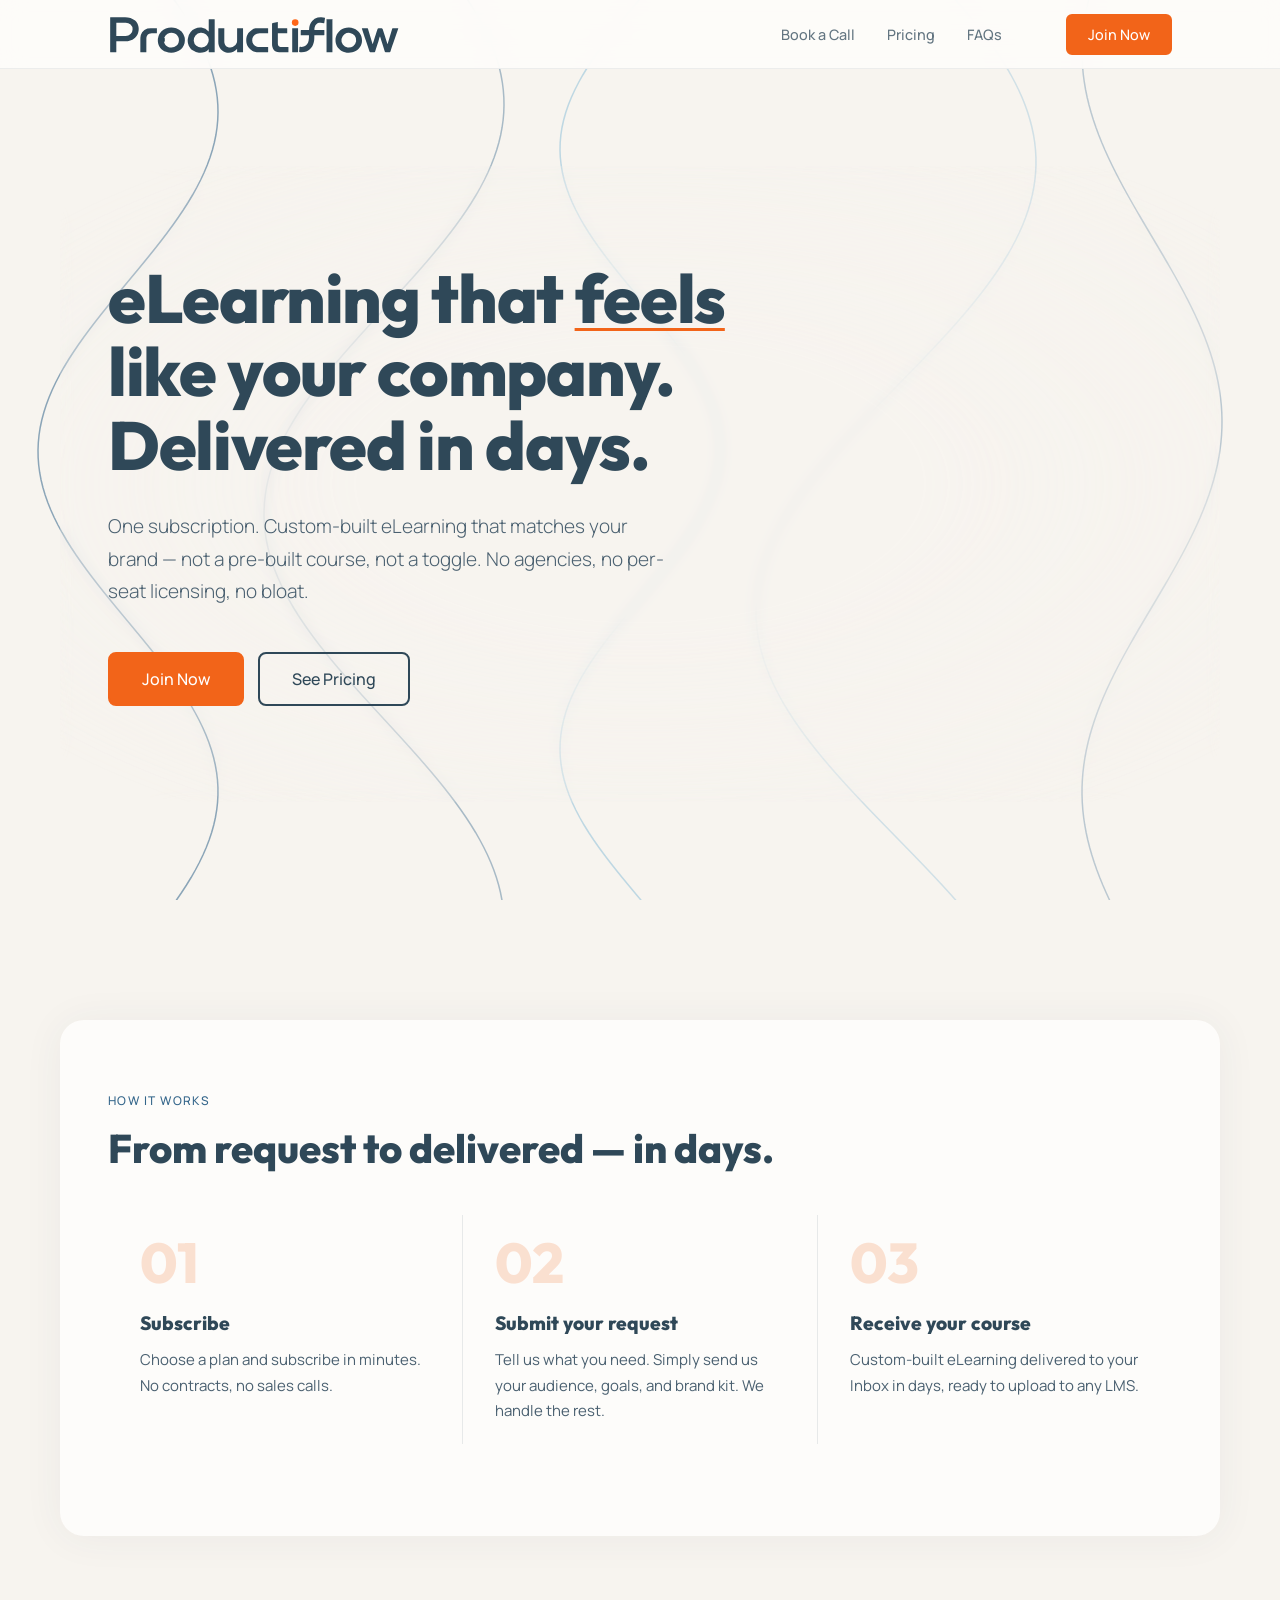
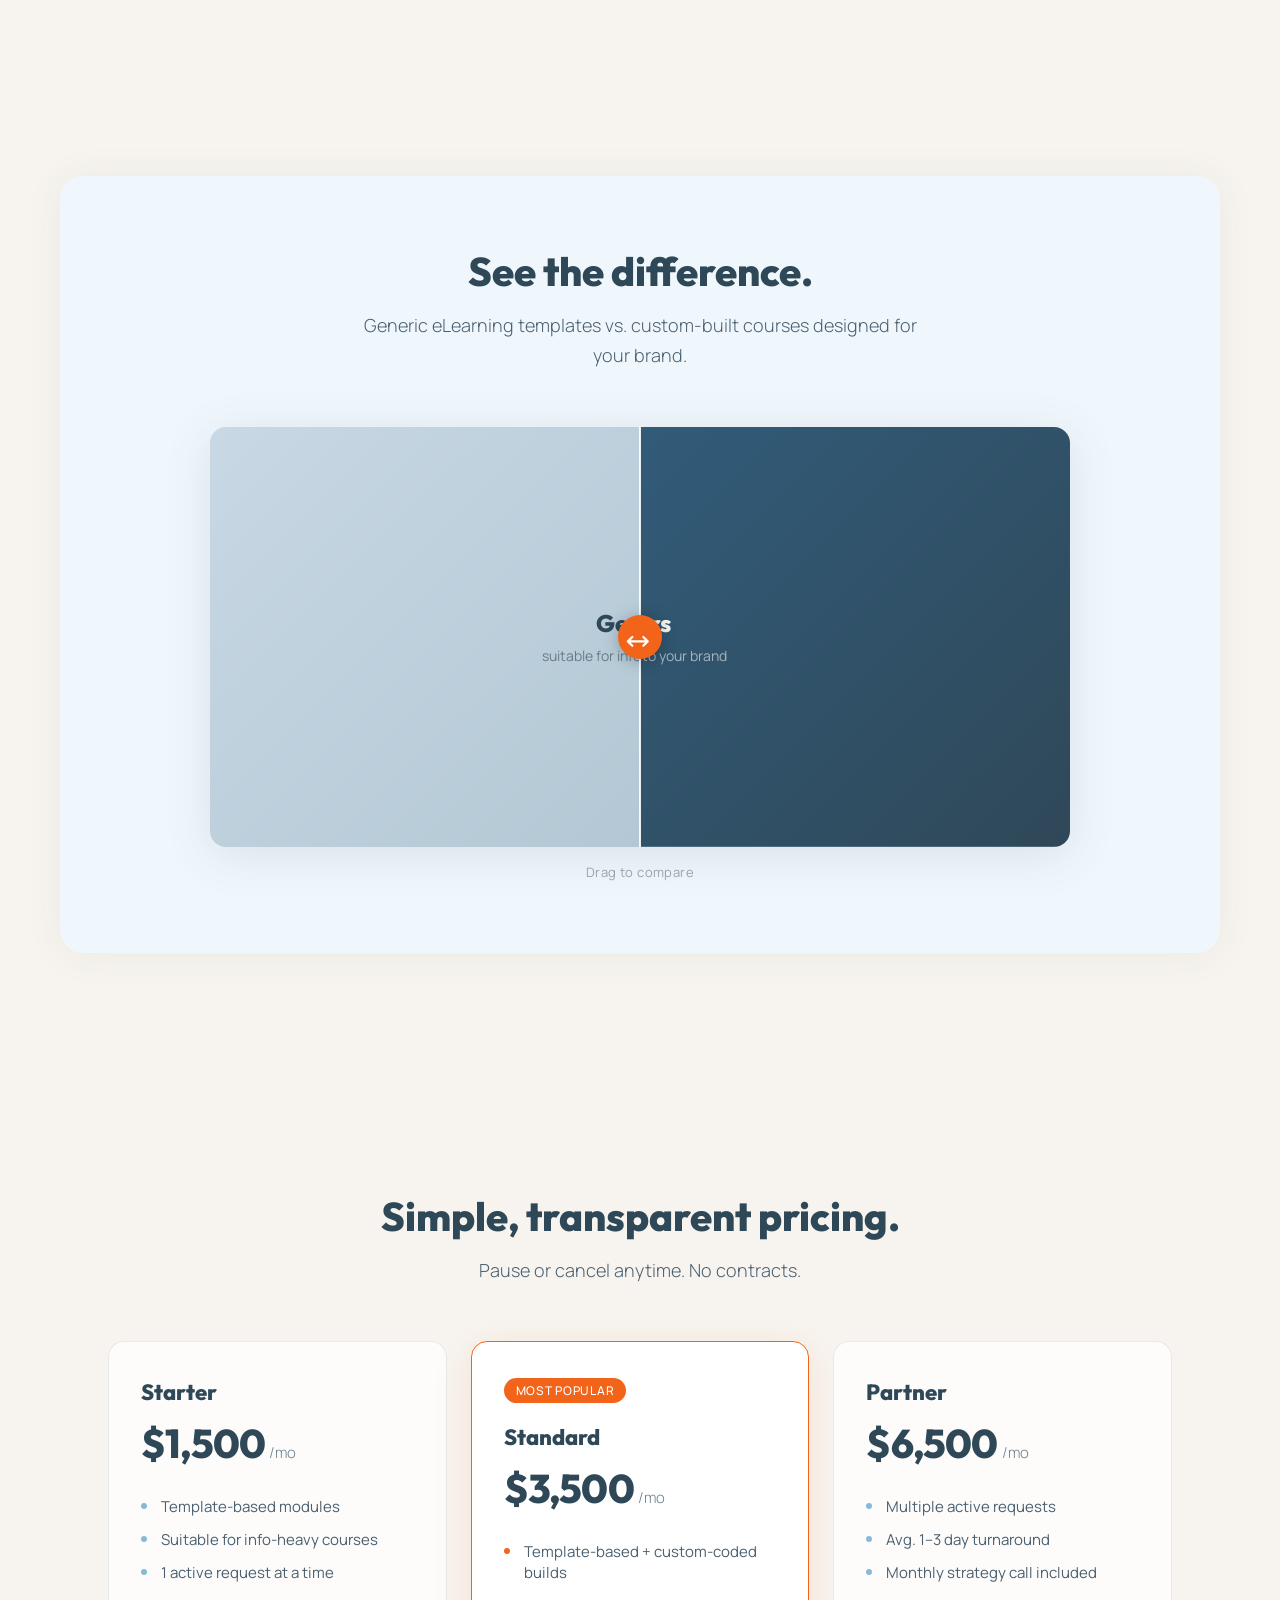
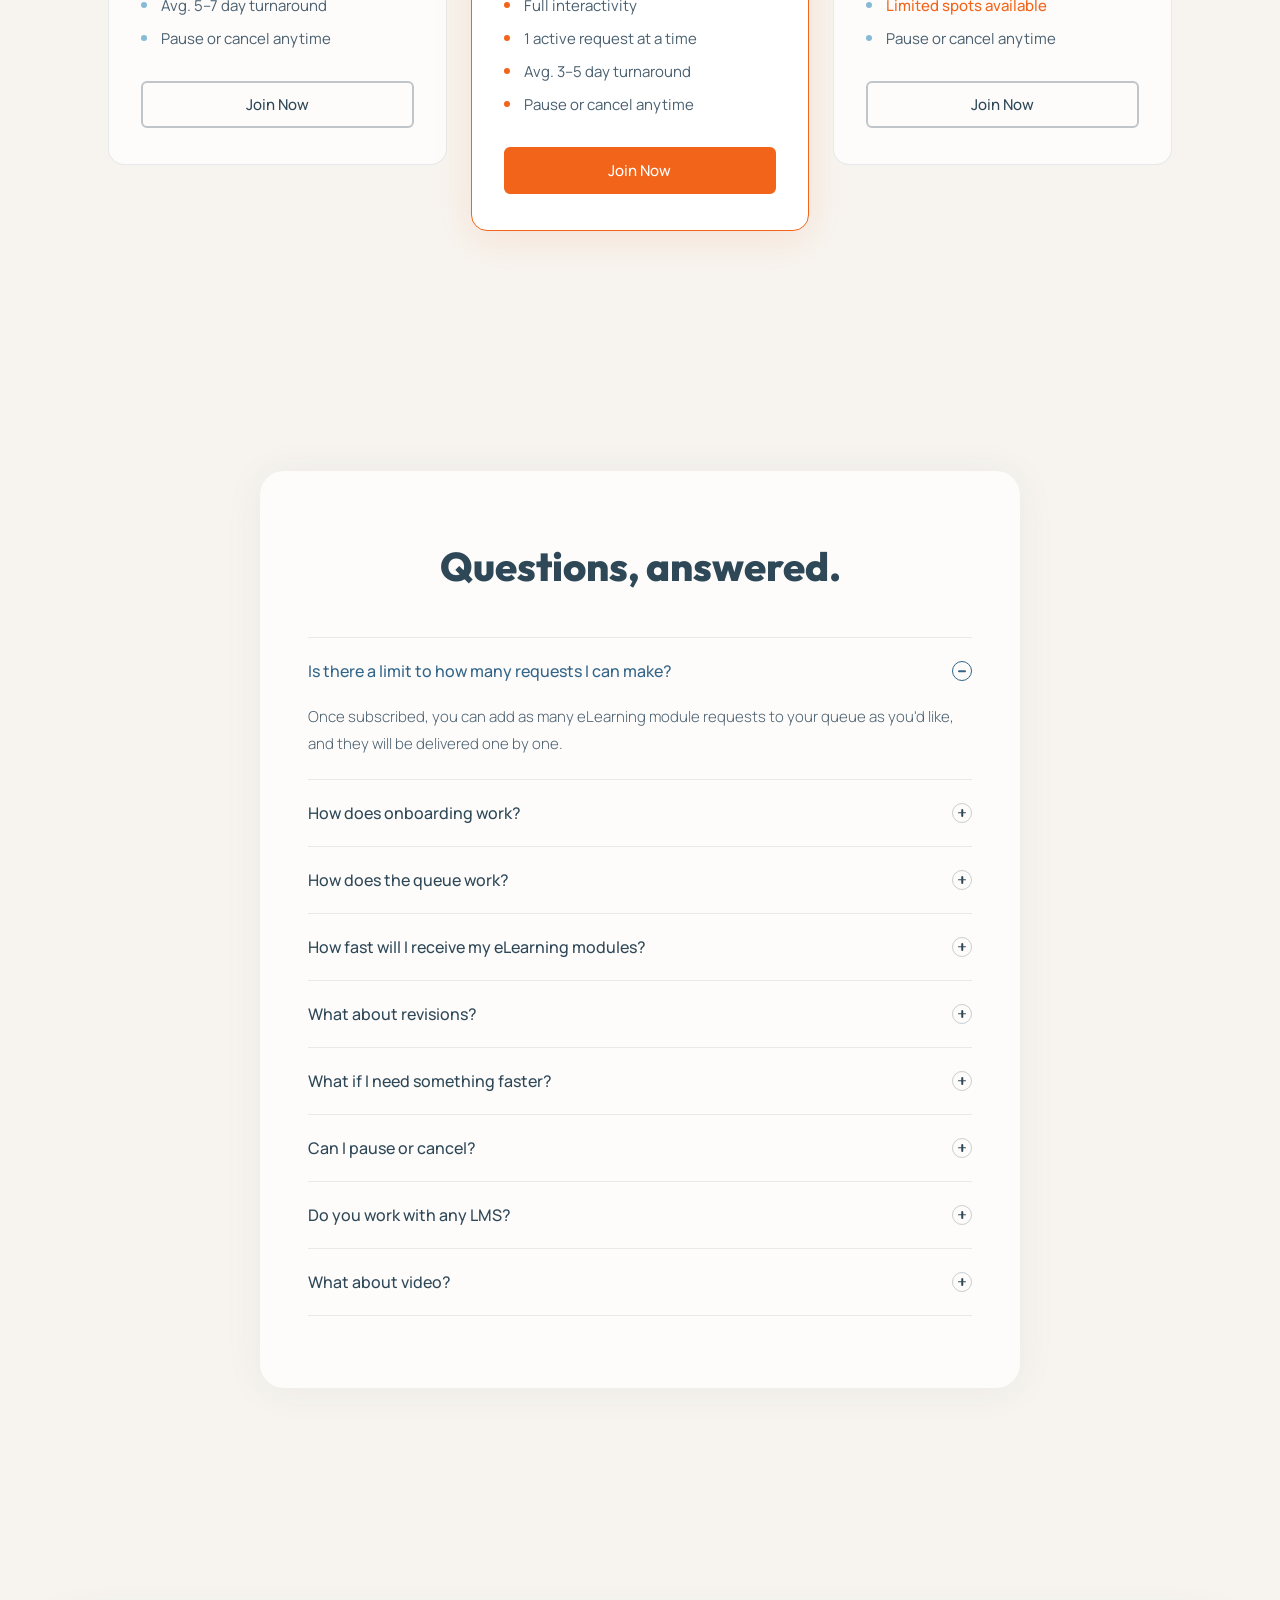
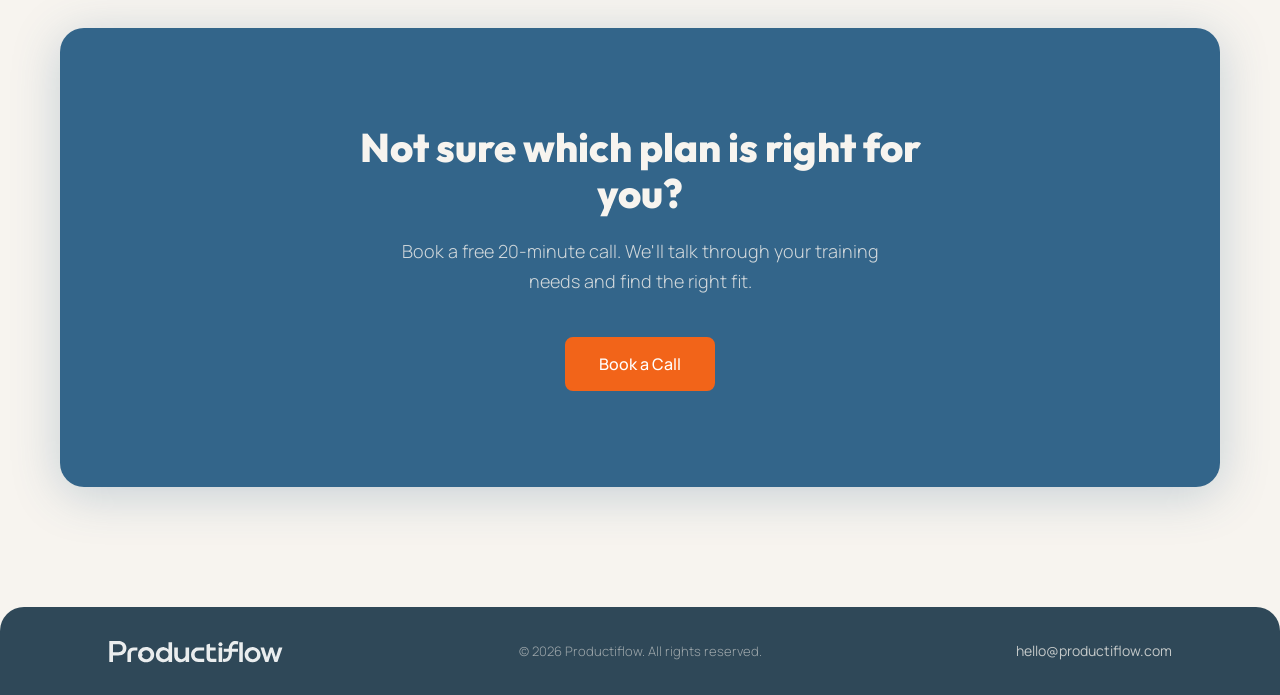
<file: index.html>
<!DOCTYPE html>
<html lang="en">
<head>
  <meta charset="UTF-8" />
  <meta name="viewport" content="width=device-width, initial-scale=1.0" />
  <title>Productiflow — Custom eLearning, Delivered Fast</title>
  <meta name="description" content="Productiflow is a subscription-based eLearning service. One request at a time, custom-built to match your brand, delivered in days." />

  <!-- Open Graph -->
  <meta property="og:title" content="Productiflow — Custom eLearning, Delivered Fast" />
  <meta property="og:description" content="Productiflow is a subscription-based eLearning service. One request at a time, custom-built to match your brand, delivered in days." />
  <meta property="og:type" content="website" />
  <meta property="og:url" content="https://productiflow.com" />
  <meta property="og:image" content="https://productiflow.com/og-image.png" />

  <!-- Favicon placeholder -->
  <link rel="icon" href="data:image/svg+xml,<svg xmlns='http://www.w3.org/2000/svg' viewBox='0 0 100 100'><rect width='100' height='100' rx='16' fill='%2333658A'/><text y='.9em' font-size='72' x='50%' text-anchor='middle' fill='%23F7F4EF' font-family='sans-serif' font-weight='bold'>P</text></svg>" />

  <!-- Google Fonts -->
  <link rel="preconnect" href="https://fonts.googleapis.com" />
  <link rel="preconnect" href="https://fonts.gstatic.com" crossorigin />
  <link href="https://fonts.googleapis.com/css2?family=Outfit:wght@700;800&family=Manrope:wght@300;400;500&display=swap" rel="stylesheet" />

  <link rel="stylesheet" href="styles.css?v=15" />
</head>
<body>

  <!-- ===================== WAVE BACKGROUND (global, fixed) ===================== -->
  <div class="wave-container" aria-hidden="true">
    <svg class="wave-svg" id="waves" xmlns="http://www.w3.org/2000/svg">
      <!-- Wave lines defined in JS -->
    </svg>
  </div>

  <!-- ===================== NAV ===================== -->
  <header class="nav-wrapper">
    <nav class="nav">
      <a href="#" class="nav-wordmark"><img src="logo.svg" alt="Productiflow" class="nav-logo" /></a>
      <div class="nav-links">
        <a href="#book-a-call" class="nav-link">Book a Call</a>
        <a href="#pricing" class="nav-link">Pricing</a>
        <a href="#faq" class="nav-link">FAQs</a>
      </div>
      <a href="#pricing" class="btn btn-orange">Join Now</a>
      <button class="nav-hamburger" aria-label="Open menu">
        <span></span><span></span><span></span>
      </button>
    </nav>
    <div class="nav-mobile-menu">
      <a href="#book-a-call" class="nav-link">Book a Call</a>
      <a href="#pricing" class="nav-link">Pricing</a>
      <a href="#faq" class="nav-link">FAQs</a>
      <a href="#pricing" class="btn btn-orange">Join Now</a>
    </div>
  </header>

  <!-- ===================== HERO ===================== -->
  <section class="hero" id="home">
    <div class="hero-content">
      <h1 class="hero-headline">
        eLearning that <em class="hero-emphasis">feels</em><br class="break-desktop" /> like your company.<br />
        Delivered in days.
      </h1>
      <p class="hero-sub">
        One subscription. Custom-built eLearning that matches your brand — not a pre-built course, not a toggle. No agencies, no per-seat licensing, no bloat.
      </p>
      <div class="hero-ctas">
        <a href="#pricing" class="btn btn-orange btn-lg">Join Now</a>
        <a href="#pricing" class="btn btn-outline btn-lg">See Pricing</a>
      </div>
    </div>
  </section>

  <!-- ===================== HOW IT WORKS ===================== -->
  <section class="how-it-works" id="how-it-works">
    <div class="container">
      <div class="section-label">How It Works</div>
      <h2 class="section-heading">From request to delivered — in days.</h2>
      <div class="steps">
        <div class="step">
          <div class="step-number">01</div>
          <h3 class="step-title">Subscribe</h3>
          <p class="step-body">Choose a plan and subscribe in minutes. No contracts, no sales calls.</p>
        </div>
        <div class="step-divider" aria-hidden="true"></div>
        <div class="step">
          <div class="step-number">02</div>
          <h3 class="step-title">Submit your request</h3>
          <p class="step-body">Tell us what you need. Simply send us your audience, goals, and brand kit. We handle the rest.</p>
        </div>
        <div class="step-divider" aria-hidden="true"></div>
        <div class="step">
          <div class="step-number">03</div>
          <h3 class="step-title">Receive your course</h3>
          <p class="step-body">Custom-built eLearning delivered to your Inbox in days, ready to upload to any LMS.</p>
        </div>
      </div>
    </div>
  </section>

  <!-- ===================== BEFORE/AFTER SLIDER ===================== -->
  <section class="slider-section" id="comparison">
    <div class="container">
      <h2 class="section-heading">See the difference.</h2>
      <p class="section-sub">Generic eLearning templates vs. custom-built courses designed for your brand.</p>
      <div class="comparison-slider" id="comparisonSlider">
        <div class="comparison-before">
          <div class="comparison-placeholder before-placeholder">
            <span class="comparison-label">Generic</span>
            <p class="comparison-desc">suitable for info-heavy courses</p>
          </div>
        </div>
        <div class="comparison-after">
          <div class="comparison-placeholder after-placeholder">
            <span class="comparison-label">Yours</span>
            <p class="comparison-desc">Custom-built to your brand</p>
          </div>
        </div>
        <div class="comparison-handle" id="comparisonHandle">
          <div class="handle-line"></div>
          <div class="handle-icon">
            <svg viewBox="0 0 40 40" fill="none" xmlns="http://www.w3.org/2000/svg">
              <circle cx="20" cy="20" r="20" fill="#F26419"/>
              <path d="M13 20l-4 4m0 0l4 4m-4-4h18m0 0l-4-4m4 4l-4 4" stroke="white" stroke-width="2" stroke-linecap="round" stroke-linejoin="round"/>
            </svg>
          </div>
        </div>
      </div>
      <p class="drag-hint">Drag to compare</p>
    </div>
  </section>

  <!-- ===================== PRICING ===================== -->
  <section class="pricing-section" id="pricing">
    <div class="container">
      <h2 class="section-heading">Simple, transparent pricing.</h2>
      <p class="section-sub">Pause or cancel anytime. No contracts.</p>
      <div class="pricing-cards">

        <!-- Starter -->
        <div class="pricing-card">
          <div class="plan-name">Starter</div>
          <div class="plan-price">
            <span class="price-amount">$1,500</span>
            <span class="price-period">/mo</span>
          </div>
          <ul class="plan-features">
            <li>Template-based modules</li>
            <li>Suitable for info-heavy courses</li>
            <li>1 active request at a time</li>
            <li>Avg. 5–7 day turnaround</li>
            <li>Pause or cancel anytime</li>
          </ul>
          <a href="https://buy.stripe.com/28EaEW2AcdOJcLC7ancwg00" class="btn btn-outline btn-full">Join Now</a>
        </div>

        <!-- Standard (elevated) -->
        <div class="pricing-card pricing-card--featured">
          <div class="plan-popular">Most Popular</div>
          <div class="plan-name">Standard</div>
          <div class="plan-price">
            <span class="price-amount">$3,500</span>
            <span class="price-period">/mo</span>
          </div>
          <ul class="plan-features">
            <li>Template-based + custom-coded builds</li>
            <li>Full interactivity</li>
            <li>1 active request at a time</li>
            <li>Avg. 3–5 day turnaround</li>
            <li>Pause or cancel anytime</li>
          </ul>
          <a href="https://buy.stripe.com/cNi5kC7Uw9yt9zqdyLcwg01" class="btn btn-orange btn-full">Join Now</a>
        </div>

        <!-- Partner -->
        <div class="pricing-card">
          <div class="plan-name">Partner</div>
          <div class="plan-price">
            <span class="price-amount">$6,500</span>
            <span class="price-period">/mo</span>
          </div>
          <ul class="plan-features">
            <li>Multiple active requests</li>
            <li>Avg. 1–3 day turnaround</li>
            <li>Monthly strategy call included</li>
            <li class="feature-limited">Limited spots available</li>
            <li>Pause or cancel anytime</li>
          </ul>
          <a href="https://buy.stripe.com/9B6cN43EgdOJ26Yamzcwg02" class="btn btn-outline btn-full">Join Now</a>
        </div>

      </div>
    </div>
  </section>

  <!-- ===================== FAQ ===================== -->
  <section class="faq-section" id="faq">
    <div class="container container--narrow">
      <h2 class="section-heading">Questions, answered.</h2>
      <div class="faq-list">

        <div class="faq-item faq-item--open">
          <button class="faq-question" aria-expanded="true">
            Is there a limit to how many requests I can make?
            <span class="faq-icon" aria-hidden="true"></span>
          </button>
          <div class="faq-answer">
            <p>Once subscribed, you can add as many eLearning module requests to your queue as you'd like, and they will be delivered one by one.</p>
          </div>
        </div>

        <div class="faq-item">
          <button class="faq-question" aria-expanded="false">
            How does onboarding work?
            <span class="faq-icon" aria-hidden="true"></span>
          </button>
          <div class="faq-answer">
            <p>Once subscribed, you will receive an intake form where we collect your brand information and a link to submit projects to your queue.</p>
          </div>
        </div>

        <div class="faq-item">
          <button class="faq-question" aria-expanded="false">
            How does the queue work?
            <span class="faq-icon" aria-hidden="true"></span>
          </button>
          <div class="faq-answer">
            <p>You submit a request, it enters the queue, and we begin work immediately. We work through one request at a time, rotating across active clients to ensure fair turnaround for everyone. Once your eLearning module is delivered, we'll cycle back to your next queued request.</p>
          </div>
        </div>

        <div class="faq-item">
          <button class="faq-question" aria-expanded="false">
            How fast will I receive my eLearning modules?
            <span class="faq-icon" aria-hidden="true"></span>
          </button>
          <div class="faq-answer">
            <p>Depending on which subscription package you choose, most requests take less than 5 business days, start to finish. More complex custom-coded courses may take longer.</p>
          </div>
        </div>

        <div class="faq-item">
          <button class="faq-question" aria-expanded="false">
            What about revisions?
            <span class="faq-icon" aria-hidden="true"></span>
          </button>
          <div class="faq-answer">
            <p>Revision requests are prioritized over new work and addressed in the next available production window after your feedback is received. We'll continue to revise until you're 100% satisfied.</p>
          </div>
        </div>

        <div class="faq-item">
          <button class="faq-question" aria-expanded="false">
            What if I need something faster?
            <span class="faq-icon" aria-hidden="true"></span>
          </button>
          <div class="faq-answer">
            <p>Upgrade to the Partner tier for priority 1–3 day turnaround and multiple simultaneous active requests.</p>
          </div>
        </div>

        <div class="faq-item">
          <button class="faq-question" aria-expanded="false">
            Can I pause or cancel?
            <span class="faq-icon" aria-hidden="true"></span>
          </button>
          <div class="faq-answer">
            <p>Yes. Anytime, for any reason, with no penalty. Manage everything through your Stripe billing portal.</p>
          </div>
        </div>

        <div class="faq-item">
          <button class="faq-question" aria-expanded="false">
            Do you work with any LMS?
            <span class="faq-icon" aria-hidden="true"></span>
          </button>
          <div class="faq-answer">
            <p>Yes. We deliver SCORM packages compatible with any major LMS — Workday, Cornerstone, Docebo, TalentLMS, and more.</p>
          </div>
        </div>

        <div class="faq-item">
          <button class="faq-question" aria-expanded="false">
            What about video?
            <span class="faq-icon" aria-hidden="true"></span>
          </button>
          <div class="faq-answer">
            <p>Video is outside standard scope unless it can be efficiently produced with AI tools. Ask us about your specific project.</p>
          </div>
        </div>

      </div>
    </div>
  </section>

  <!-- ===================== BOOK A CALL ===================== -->
  <section class="book-section" id="book-a-call">
    <div class="container text-center">
      <h2 class="book-heading">Not sure which plan is right for you?</h2>
      <p class="book-sub">Book a free 20-minute call. We'll talk through your training needs and find the right fit.</p>
      <a href="https://calendar.app.google/dEnu5rEbyfc78Dqv7" target="_blank" rel="noopener" class="btn btn-orange btn-lg">Book a Call</a>
    </div>
  </section>

  <!-- ===================== FOOTER ===================== -->
  <footer class="footer">
    <div class="footer-inner">
      <div class="footer-wordmark"><img src="logo.svg" alt="Productiflow" class="footer-logo" /></div>
      <div class="footer-copy">&copy; 2026 Productiflow. All rights reserved.</div>
      <div class="footer-contact"><a href="mailto:hello@productiflow.com">hello@productiflow.com</a></div>
    </div>
  </footer>

  <script src="script.js?v=5"></script>
</body>
</html>
</file>
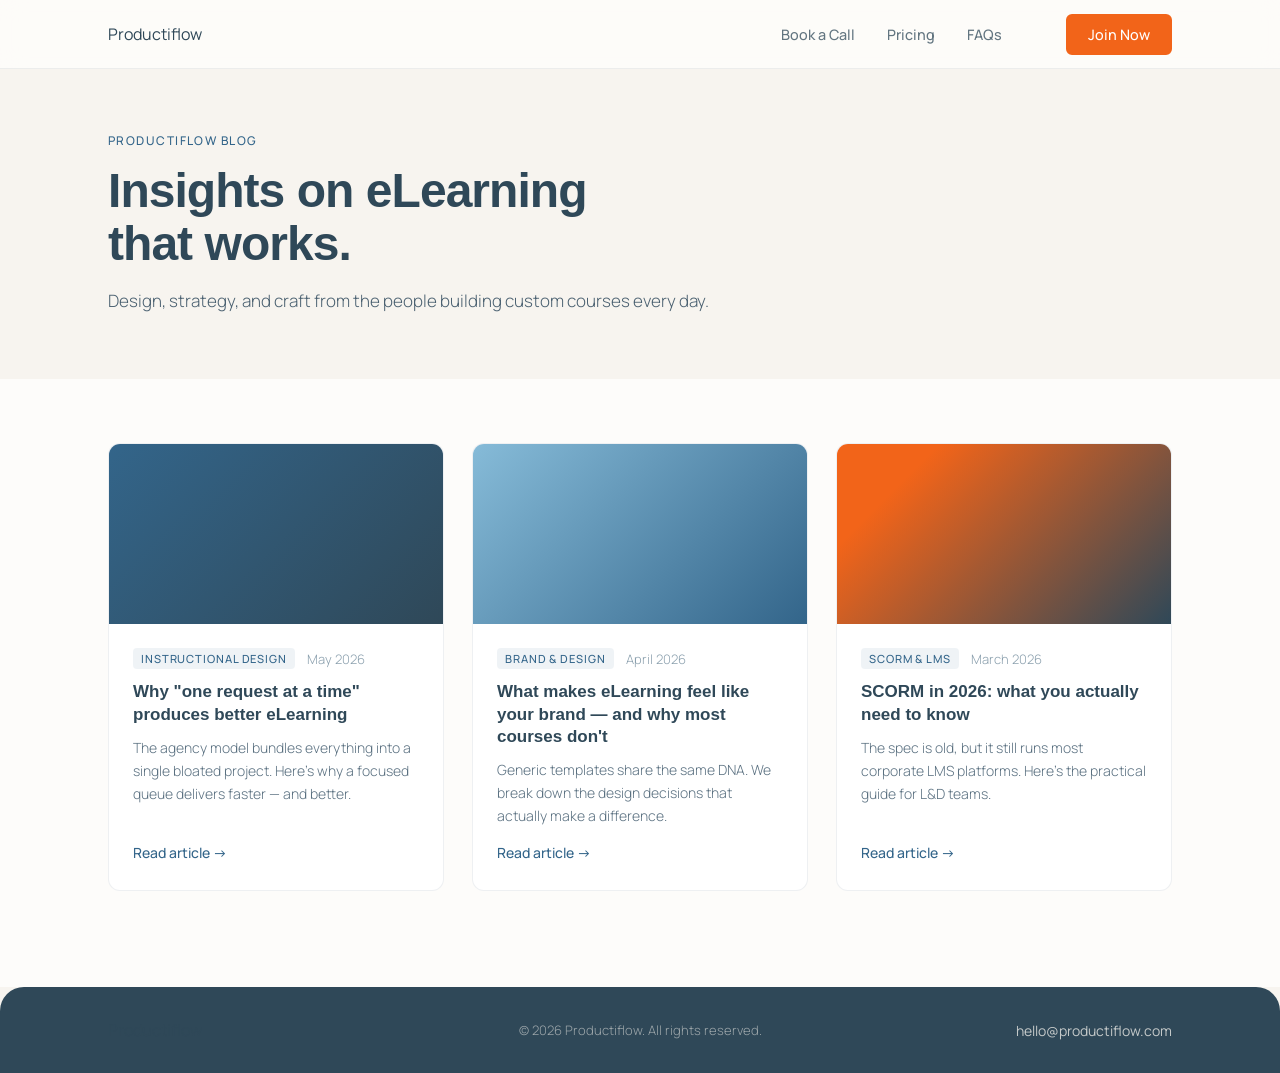
<file: blog/index.html>
<!DOCTYPE html>
<html lang="en">
<head>
  <meta charset="UTF-8" />
  <meta name="viewport" content="width=device-width, initial-scale=1.0" />
  <title>Blog — Productiflow</title>
  <meta name="description" content="Insights on eLearning design, instructional strategy, and custom course development from the Productiflow team." />

  <link rel="icon" href="data:image/svg+xml,<svg xmlns='http://www.w3.org/2000/svg' viewBox='0 0 100 100'><rect width='100' height='100' rx='16' fill='%2333658A'/><text y='.9em' font-size='72' x='50%' text-anchor='middle' fill='%23F7F4EF' font-family='sans-serif' font-weight='bold'>P</text></svg>" />
  <link rel="preconnect" href="https://fonts.googleapis.com" />
  <link rel="preconnect" href="https://fonts.gstatic.com" crossorigin />
  <link href="https://fonts.googleapis.com/css2?family=Syne:wght@700;800&family=Manrope:wght@300;400;500&display=swap" rel="stylesheet" />
  <link rel="stylesheet" href="../styles.css" />
  <link rel="stylesheet" href="blog.css" />
</head>
<body>

  <!-- NAV -->
  <header class="nav-wrapper">
    <nav class="nav">
      <a href="../index.html" class="nav-wordmark">Productiflow</a>
      <div class="nav-links">
        <a href="../index.html#book-a-call" class="nav-link">Book a Call</a>
        <a href="../index.html#pricing" class="nav-link">Pricing</a>
        <a href="../index.html#faq" class="nav-link">FAQs</a>
      </div>
      <a href="#stripe" class="btn btn-orange">Join Now</a>
      <button class="nav-hamburger" aria-label="Open menu">
        <span></span><span></span><span></span>
      </button>
    </nav>
    <div class="nav-mobile-menu">
      <a href="../index.html#book-a-call" class="nav-link">Book a Call</a>
      <a href="../index.html#pricing" class="nav-link">Pricing</a>
      <a href="../index.html#faq" class="nav-link">FAQs</a>
      <a href="#stripe" class="btn btn-orange">Join Now</a>
    </div>
  </header>

  <!-- BLOG HERO -->
  <section class="blog-hero">
    <div class="container">
      <div class="section-label">Productiflow Blog</div>
      <h1 class="blog-hero-heading">Insights on eLearning that works.</h1>
      <p class="blog-hero-sub">Design, strategy, and craft from the people building custom courses every day.</p>
    </div>
  </section>

  <!-- BLOG GRID -->
  <section class="blog-grid-section">
    <div class="container">
      <div class="blog-grid">

        <!-- Sample post card 1 -->
        <article class="blog-card">
          <a href="post.html" class="blog-card-link">
            <div class="blog-card-image blog-card-image--1"></div>
            <div class="blog-card-body">
              <div class="blog-card-meta">
                <span class="blog-tag">Instructional Design</span>
                <span class="blog-date">May 2026</span>
              </div>
              <h2 class="blog-card-title">Why "one request at a time" produces better eLearning</h2>
              <p class="blog-card-excerpt">The agency model bundles everything into a single bloated project. Here's why a focused queue delivers faster — and better.</p>
              <span class="blog-read-more">Read article →</span>
            </div>
          </a>
        </article>

        <!-- Sample post card 2 -->
        <article class="blog-card">
          <a href="post.html" class="blog-card-link">
            <div class="blog-card-image blog-card-image--2"></div>
            <div class="blog-card-body">
              <div class="blog-card-meta">
                <span class="blog-tag">Brand &amp; Design</span>
                <span class="blog-date">April 2026</span>
              </div>
              <h2 class="blog-card-title">What makes eLearning feel like your brand — and why most courses don't</h2>
              <p class="blog-card-excerpt">Generic templates share the same DNA. We break down the design decisions that actually make a difference.</p>
              <span class="blog-read-more">Read article →</span>
            </div>
          </a>
        </article>

        <!-- Sample post card 3 -->
        <article class="blog-card">
          <a href="post.html" class="blog-card-link">
            <div class="blog-card-image blog-card-image--3"></div>
            <div class="blog-card-body">
              <div class="blog-card-meta">
                <span class="blog-tag">SCORM &amp; LMS</span>
                <span class="blog-date">March 2026</span>
              </div>
              <h2 class="blog-card-title">SCORM in 2026: what you actually need to know</h2>
              <p class="blog-card-excerpt">The spec is old, but it still runs most corporate LMS platforms. Here's the practical guide for L&D teams.</p>
              <span class="blog-read-more">Read article →</span>
            </div>
          </a>
        </article>

      </div>
    </div>
  </section>

  <!-- FOOTER -->
  <footer class="footer">
    <div class="footer-inner">
      <div class="footer-wordmark">Productiflow</div>
      <div class="footer-copy">&copy; 2026 Productiflow. All rights reserved.</div>
      <div class="footer-contact"><a href="mailto:hello@productiflow.com">hello@productiflow.com</a></div>
    </div>
  </footer>

  <script>
    // Minimal nav scroll for blog pages
    const nav = document.querySelector('.nav-wrapper');
    window.addEventListener('scroll', () => nav.classList.toggle('scrolled', window.scrollY > 20), { passive: true });
    document.querySelector('.nav-hamburger').addEventListener('click', () => nav.classList.toggle('menu-open'));
  </script>
</body>
</html>
</file>
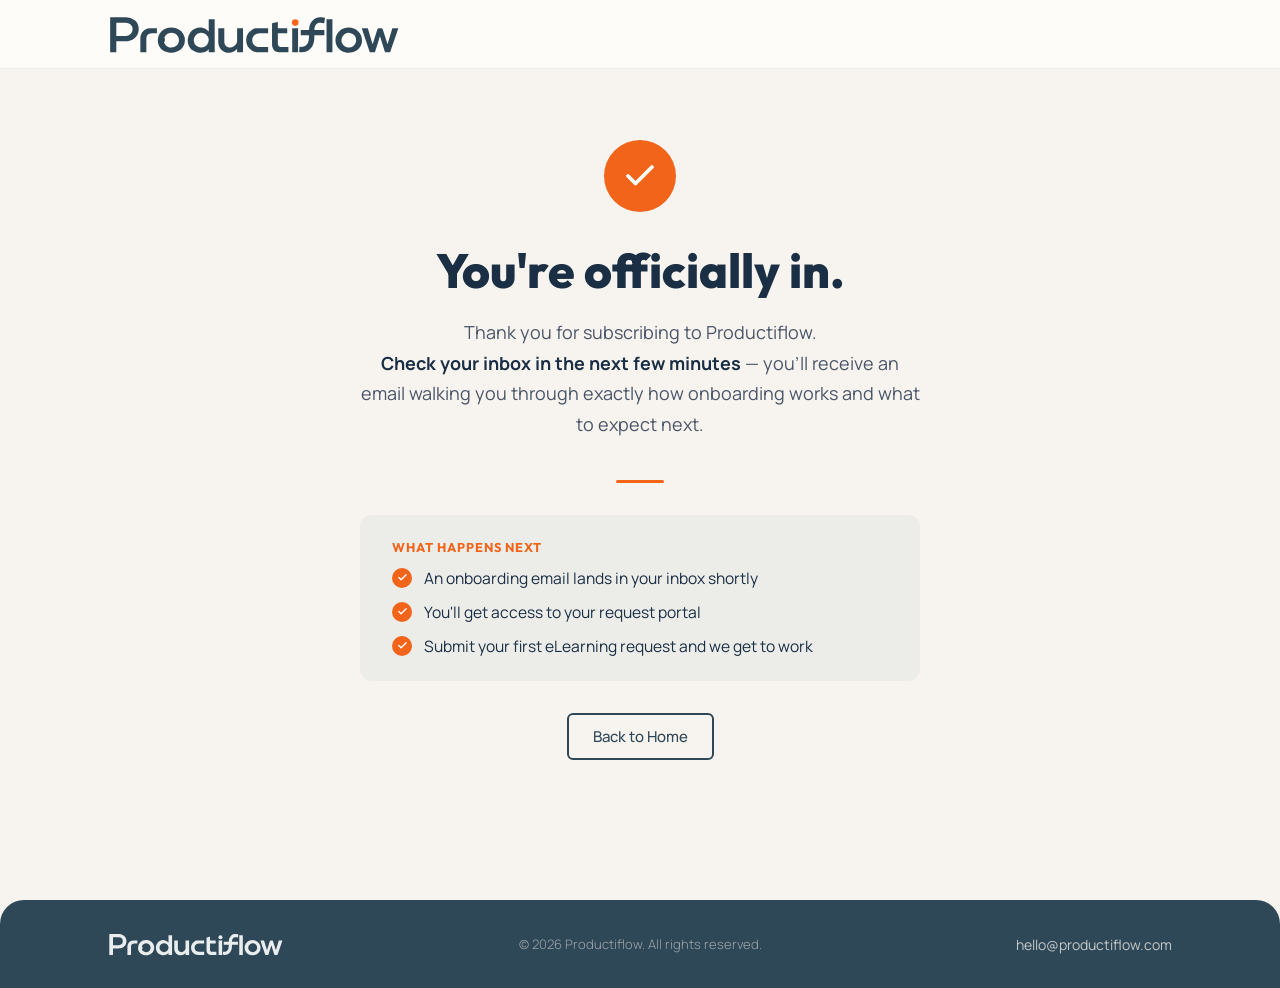
<file: thank-you.html>
<!DOCTYPE html>
<html lang="en">
<head>
  <meta charset="UTF-8" />
  <meta name="viewport" content="width=device-width, initial-scale=1.0" />
  <title>You're In — Productiflow</title>
  <meta name="robots" content="noindex" />

  <link rel="icon" href="data:image/svg+xml,<svg xmlns='http://www.w3.org/2000/svg' viewBox='0 0 100 100'><rect width='100' height='100' rx='16' fill='%2333658A'/><text y='.9em' font-size='72' x='50%' text-anchor='middle' fill='%23F7F4EF' font-family='sans-serif' font-weight='bold'>P</text></svg>" />

  <link rel="preconnect" href="https://fonts.googleapis.com" />
  <link rel="preconnect" href="https://fonts.gstatic.com" crossorigin />
  <link href="https://fonts.googleapis.com/css2?family=Outfit:wght@700;800&family=Manrope:wght@300;400;500&display=swap" rel="stylesheet" />

  <link rel="stylesheet" href="styles.css?v=15" />

  <style>
    .thankyou-section {
      min-height: 100vh;
      display: flex;
      align-items: center;
      justify-content: center;
      padding: 6rem 1.5rem;
      text-align: center;
    }

    .thankyou-card {
      max-width: 560px;
      width: 100%;
    }

    .thankyou-icon {
      width: 72px;
      height: 72px;
      background: var(--color-orange, #F26419);
      border-radius: 50%;
      display: flex;
      align-items: center;
      justify-content: center;
      margin: 0 auto 2rem;
    }

    .thankyou-icon svg {
      width: 36px;
      height: 36px;
      stroke: #fff;
      stroke-width: 2.5;
      fill: none;
      stroke-linecap: round;
      stroke-linejoin: round;
    }

    .thankyou-heading {
      font-family: 'Outfit', sans-serif;
      font-size: clamp(2rem, 5vw, 3rem);
      font-weight: 800;
      line-height: 1.1;
      margin-bottom: 1.25rem;
      color: var(--color-navy, #1a2e44);
    }

    .thankyou-body {
      font-family: 'Manrope', sans-serif;
      font-size: 1.125rem;
      line-height: 1.7;
      color: var(--color-text-muted, #4a5568);
      margin-bottom: 2.5rem;
    }

    .thankyou-body strong {
      color: var(--color-navy, #1a2e44);
    }

    .thankyou-divider {
      width: 48px;
      height: 3px;
      background: var(--color-orange, #F26419);
      border-radius: 2px;
      margin: 0 auto 2rem;
    }

    .thankyou-next {
      background: rgba(51, 101, 138, 0.06);
      border-radius: 12px;
      padding: 1.5rem 2rem;
      text-align: left;
    }

    .thankyou-next-label {
      font-family: 'Outfit', sans-serif;
      font-size: 0.8rem;
      font-weight: 700;
      letter-spacing: 0.08em;
      text-transform: uppercase;
      color: var(--color-orange, #F26419);
      margin-bottom: 0.75rem;
    }

    .thankyou-steps {
      list-style: none;
      padding: 0;
      margin: 0;
      display: flex;
      flex-direction: column;
      gap: 0.75rem;
    }

    .thankyou-steps li {
      font-family: 'Manrope', sans-serif;
      font-size: 0.975rem;
      color: var(--color-navy, #1a2e44);
      display: flex;
      align-items: flex-start;
      gap: 0.75rem;
    }

    .thankyou-steps li::before {
      content: '';
      width: 20px;
      height: 20px;
      min-width: 20px;
      border-radius: 50%;
      background: var(--color-orange, #F26419);
      display: inline-flex;
      align-items: center;
      justify-content: center;
      margin-top: 1px;
      background-image: url("data:image/svg+xml,%3Csvg xmlns='http://www.w3.org/2000/svg' width='12' height='12' viewBox='0 0 24 24' fill='none' stroke='white' stroke-width='3' stroke-linecap='round' stroke-linejoin='round'%3E%3Cpolyline points='20 6 9 17 4 12'/%3E%3C/svg%3E");
      background-repeat: no-repeat;
      background-position: center;
      background-size: 11px;
    }

    .thankyou-home {
      margin-top: 2rem;
    }
  </style>
</head>
<body>

  <div class="wave-container" aria-hidden="true">
    <svg class="wave-svg" id="waves" xmlns="http://www.w3.org/2000/svg"></svg>
  </div>

  <header class="nav-wrapper">
    <nav class="nav">
      <a href="/" class="nav-wordmark"><img src="logo.svg" alt="Productiflow" class="nav-logo" /></a>
    </nav>
  </header>

  <section class="thankyou-section">
    <div class="thankyou-card">

      <div class="thankyou-icon">
        <svg viewBox="0 0 24 24"><polyline points="20 6 9 17 4 12"></polyline></svg>
      </div>

      <h1 class="thankyou-heading">You're officially in.</h1>
      <p class="thankyou-body">
        Thank you for subscribing to Productiflow.<br />
        <strong>Check your inbox in the next few minutes</strong> — you'll receive an email walking you through exactly how onboarding works and what to expect next.
      </p>

      <div class="thankyou-divider"></div>

      <div class="thankyou-next">
        <div class="thankyou-next-label">What happens next</div>
        <ul class="thankyou-steps">
          <li>An onboarding email lands in your inbox shortly</li>
          <li>You'll get access to your request portal</li>
          <li>Submit your first eLearning request and we get to work</li>
        </ul>
      </div>

      <div class="thankyou-home">
        <a href="/" class="btn btn-outline">Back to Home</a>
      </div>

    </div>
  </section>

  <footer class="footer">
    <div class="footer-inner">
      <div class="footer-wordmark"><img src="logo.svg" alt="Productiflow" class="footer-logo" /></div>
      <div class="footer-copy">&copy; 2026 Productiflow. All rights reserved.</div>
      <div class="footer-contact"><a href="mailto:hello@productiflow.com">hello@productiflow.com</a></div>
    </div>
  </footer>

  <script src="script.js"></script>
</body>
</html>
</file>
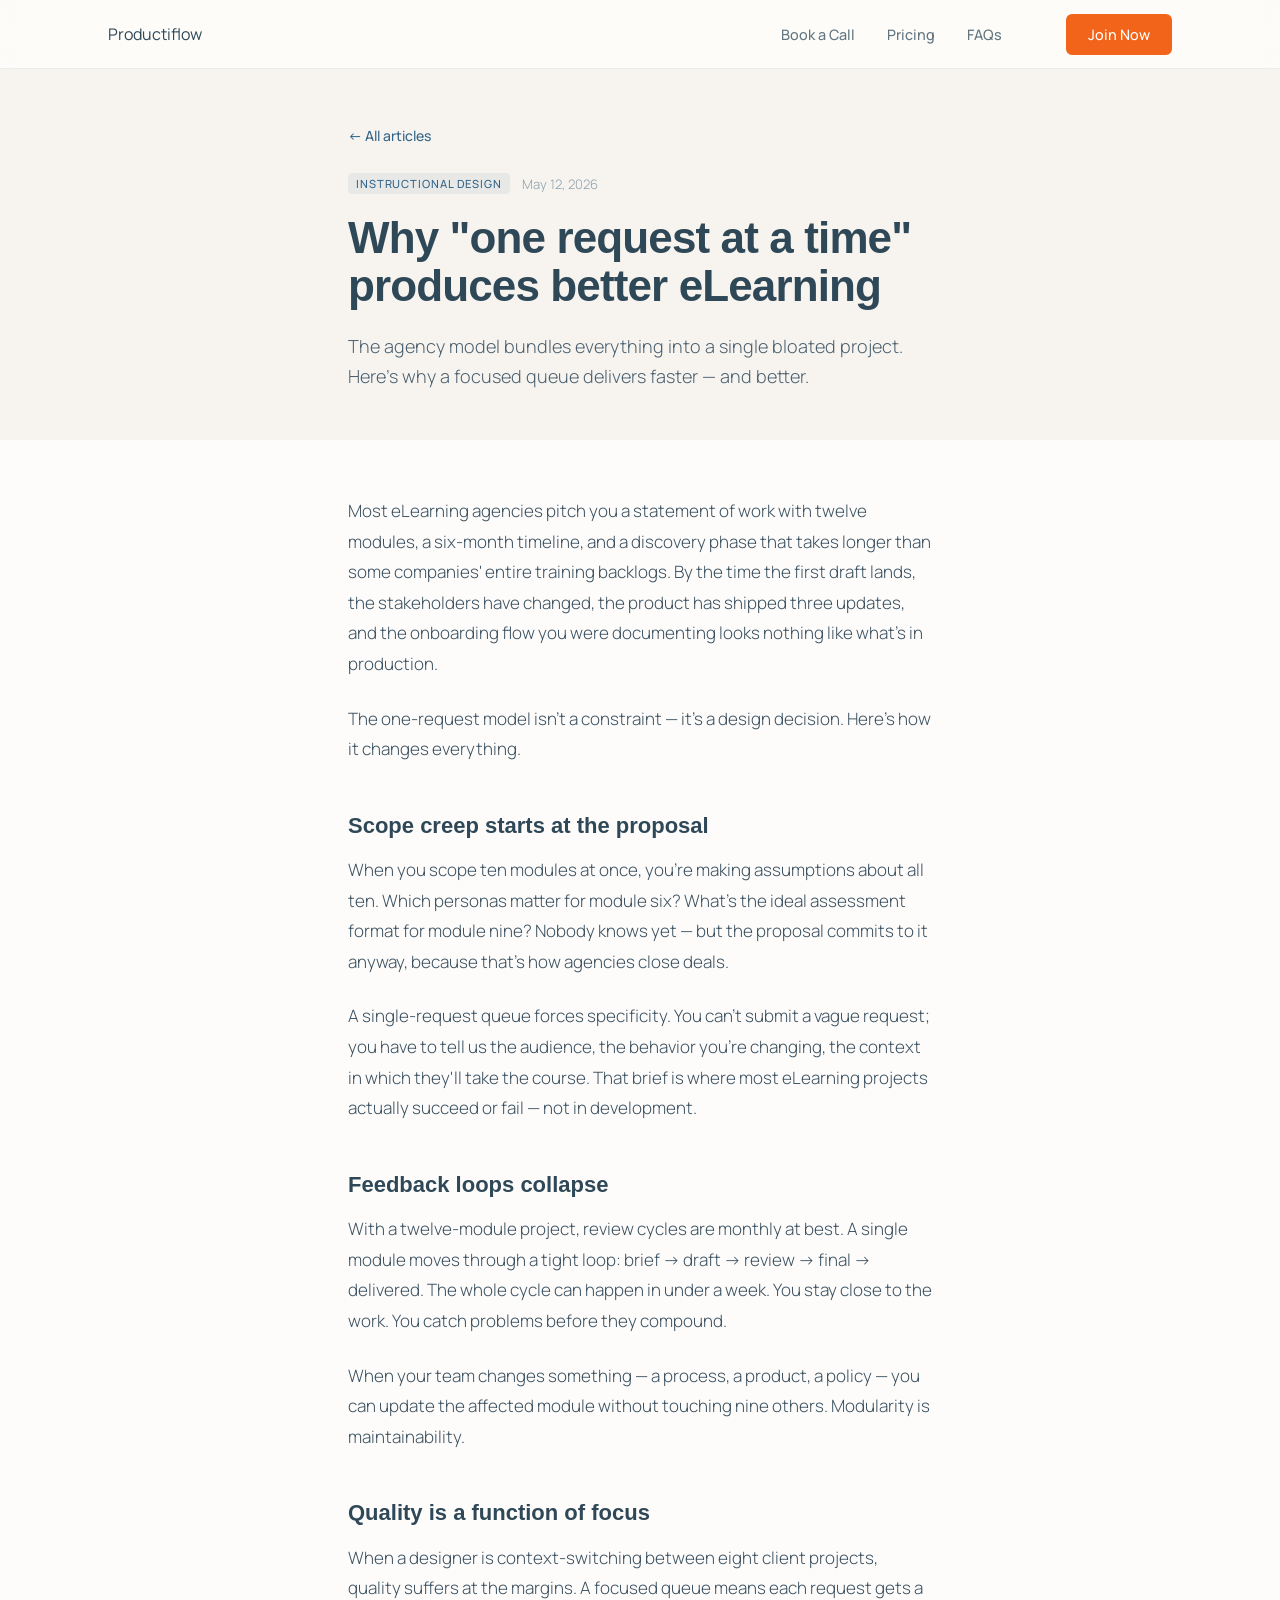
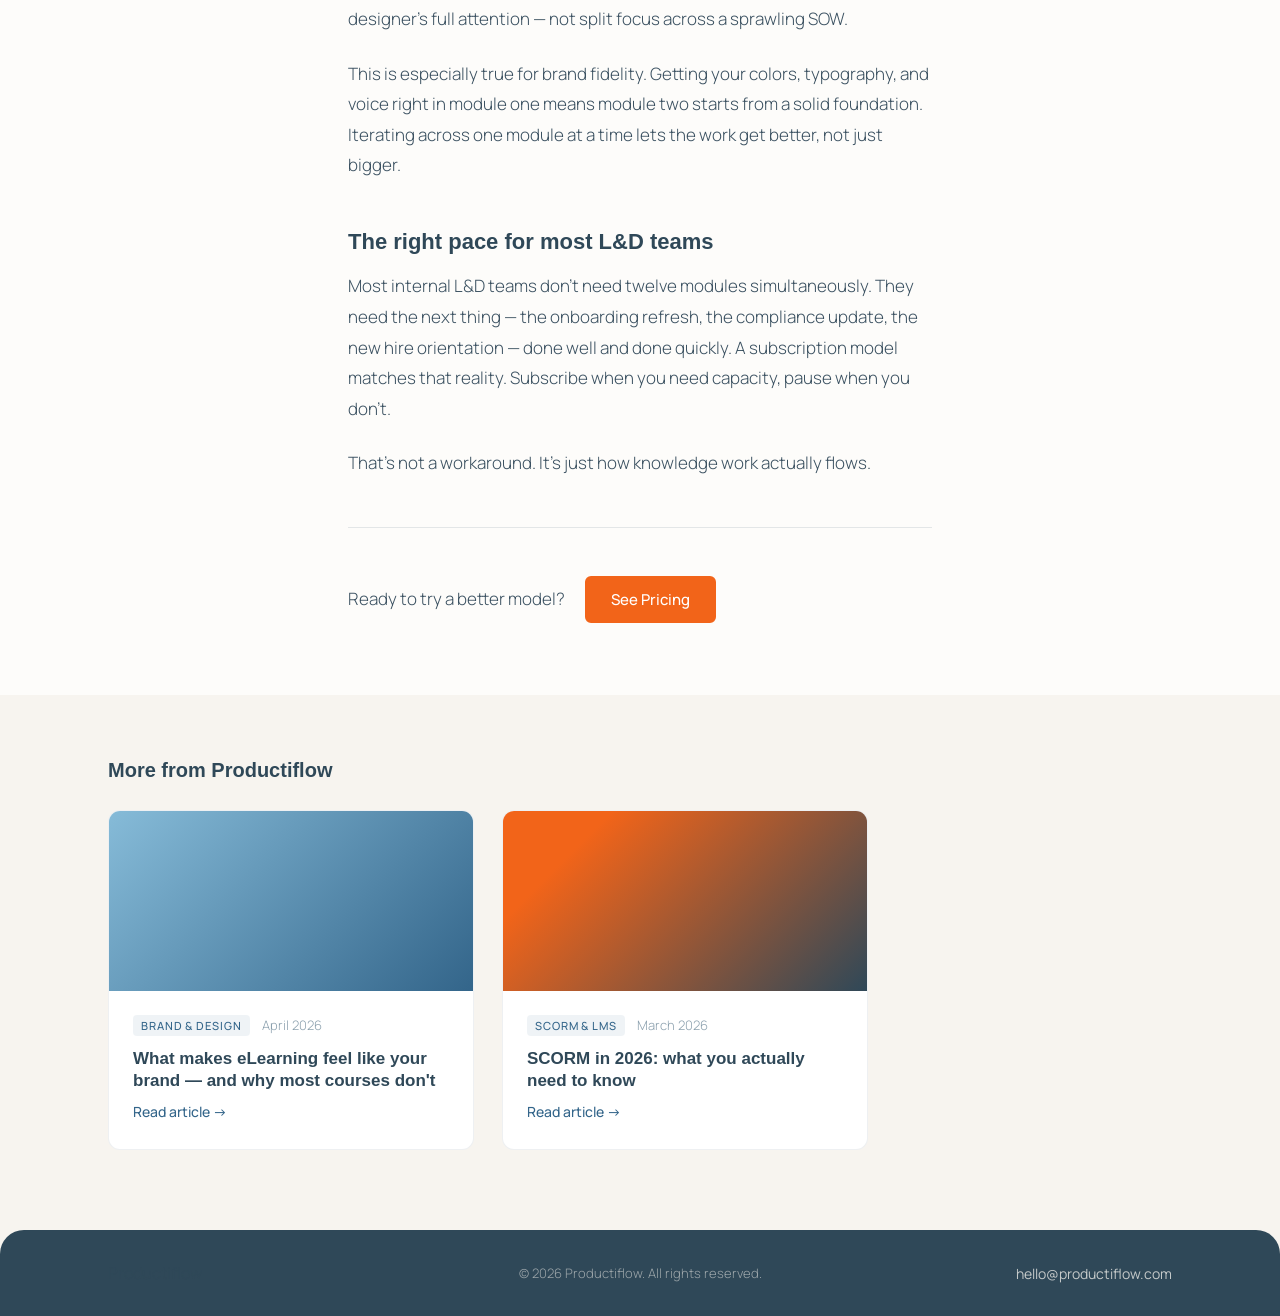
<file: blog/post.html>
<!DOCTYPE html>
<html lang="en">
<head>
  <meta charset="UTF-8" />
  <meta name="viewport" content="width=device-width, initial-scale=1.0" />
  <title>Why "one request at a time" produces better eLearning — Productiflow</title>
  <meta name="description" content="The agency model bundles everything into a single bloated project. Here's why a focused queue delivers faster — and better." />

  <!-- Open Graph -->
  <meta property="og:title" content="Why "one request at a time" produces better eLearning" />
  <meta property="og:description" content="The agency model bundles everything into a single bloated project. Here's why a focused queue delivers faster — and better." />
  <meta property="og:type" content="article" />

  <link rel="icon" href="data:image/svg+xml,<svg xmlns='http://www.w3.org/2000/svg' viewBox='0 0 100 100'><rect width='100' height='100' rx='16' fill='%2333658A'/><text y='.9em' font-size='72' x='50%' text-anchor='middle' fill='%23F7F4EF' font-family='sans-serif' font-weight='bold'>P</text></svg>" />
  <link rel="preconnect" href="https://fonts.googleapis.com" />
  <link rel="preconnect" href="https://fonts.gstatic.com" crossorigin />
  <link href="https://fonts.googleapis.com/css2?family=Syne:wght@700;800&family=Manrope:wght@300;400;500&display=swap" rel="stylesheet" />
  <link rel="stylesheet" href="../styles.css" />
  <link rel="stylesheet" href="blog.css" />
</head>
<body>

  <!-- NAV -->
  <header class="nav-wrapper">
    <nav class="nav">
      <a href="../index.html" class="nav-wordmark">Productiflow</a>
      <div class="nav-links">
        <a href="../index.html#book-a-call" class="nav-link">Book a Call</a>
        <a href="../index.html#pricing" class="nav-link">Pricing</a>
        <a href="../index.html#faq" class="nav-link">FAQs</a>
      </div>
      <a href="#stripe" class="btn btn-orange">Join Now</a>
      <button class="nav-hamburger" aria-label="Open menu">
        <span></span><span></span><span></span>
      </button>
    </nav>
    <div class="nav-mobile-menu">
      <a href="../index.html#book-a-call" class="nav-link">Book a Call</a>
      <a href="../index.html#pricing" class="nav-link">Pricing</a>
      <a href="../index.html#faq" class="nav-link">FAQs</a>
      <a href="#stripe" class="btn btn-orange">Join Now</a>
    </div>
  </header>

  <!-- POST HEADER -->
  <section class="post-hero">
    <div class="container container--post">
      <a href="index.html" class="post-back">← All articles</a>
      <div class="post-meta">
        <span class="blog-tag">Instructional Design</span>
        <span class="blog-date">May 12, 2026</span>
      </div>
      <h1 class="post-title">Why "one request at a time" produces better eLearning</h1>
      <p class="post-lede">The agency model bundles everything into a single bloated project. Here's why a focused queue delivers faster — and better.</p>
    </div>
  </section>

  <!-- POST BODY -->
  <article class="post-body">
    <div class="container container--post">

      <p>Most eLearning agencies pitch you a statement of work with twelve modules, a six-month timeline, and a discovery phase that takes longer than some companies' entire training backlogs. By the time the first draft lands, the stakeholders have changed, the product has shipped three updates, and the onboarding flow you were documenting looks nothing like what's in production.</p>

      <p>The one-request model isn't a constraint — it's a design decision. Here's how it changes everything.</p>

      <h2>Scope creep starts at the proposal</h2>

      <p>When you scope ten modules at once, you're making assumptions about all ten. Which personas matter for module six? What's the ideal assessment format for module nine? Nobody knows yet — but the proposal commits to it anyway, because that's how agencies close deals.</p>

      <p>A single-request queue forces specificity. You can't submit a vague request; you have to tell us the audience, the behavior you're changing, the context in which they'll take the course. That brief is where most eLearning projects actually succeed or fail — not in development.</p>

      <h2>Feedback loops collapse</h2>

      <p>With a twelve-module project, review cycles are monthly at best. A single module moves through a tight loop: brief → draft → review → final → delivered. The whole cycle can happen in under a week. You stay close to the work. You catch problems before they compound.</p>

      <p>When your team changes something — a process, a product, a policy — you can update the affected module without touching nine others. Modularity is maintainability.</p>

      <h2>Quality is a function of focus</h2>

      <p>When a designer is context-switching between eight client projects, quality suffers at the margins. A focused queue means each request gets a designer's full attention — not split focus across a sprawling SOW.</p>

      <p>This is especially true for brand fidelity. Getting your colors, typography, and voice right in module one means module two starts from a solid foundation. Iterating across one module at a time lets the work get better, not just bigger.</p>

      <h2>The right pace for most L&D teams</h2>

      <p>Most internal L&D teams don't need twelve modules simultaneously. They need the next thing — the onboarding refresh, the compliance update, the new hire orientation — done well and done quickly. A subscription model matches that reality. Subscribe when you need capacity, pause when you don't.</p>

      <p>That's not a workaround. It's just how knowledge work actually flows.</p>

      <hr class="post-divider" />

      <div class="post-cta-block">
        <p class="post-cta-label">Ready to try a better model?</p>
        <a href="../index.html#pricing" class="btn btn-orange">See Pricing</a>
      </div>

    </div>
  </article>

  <!-- MORE POSTS -->
  <section class="blog-grid-section blog-grid-section--more">
    <div class="container">
      <h2 class="blog-more-heading">More from Productiflow</h2>
      <div class="blog-grid blog-grid--2col">

        <article class="blog-card">
          <a href="post.html" class="blog-card-link">
            <div class="blog-card-image blog-card-image--2"></div>
            <div class="blog-card-body">
              <div class="blog-card-meta">
                <span class="blog-tag">Brand &amp; Design</span>
                <span class="blog-date">April 2026</span>
              </div>
              <h2 class="blog-card-title">What makes eLearning feel like your brand — and why most courses don't</h2>
              <span class="blog-read-more">Read article →</span>
            </div>
          </a>
        </article>

        <article class="blog-card">
          <a href="post.html" class="blog-card-link">
            <div class="blog-card-image blog-card-image--3"></div>
            <div class="blog-card-body">
              <div class="blog-card-meta">
                <span class="blog-tag">SCORM &amp; LMS</span>
                <span class="blog-date">March 2026</span>
              </div>
              <h2 class="blog-card-title">SCORM in 2026: what you actually need to know</h2>
              <span class="blog-read-more">Read article →</span>
            </div>
          </a>
        </article>

      </div>
    </div>
  </section>

  <!-- FOOTER -->
  <footer class="footer">
    <div class="footer-inner">
      <div class="footer-wordmark">Productiflow</div>
      <div class="footer-copy">&copy; 2026 Productiflow. All rights reserved.</div>
      <div class="footer-contact"><a href="mailto:hello@productiflow.com">hello@productiflow.com</a></div>
    </div>
  </footer>

  <script>
    const nav = document.querySelector('.nav-wrapper');
    window.addEventListener('scroll', () => nav.classList.toggle('scrolled', window.scrollY > 20), { passive: true });
    document.querySelector('.nav-hamburger').addEventListener('click', () => nav.classList.toggle('menu-open'));
  </script>
</body>
</html>
</file>
<file: styles.css>
/* ============================================================
   PRODUCTIFLOW — Main Stylesheet
   ============================================================ */

/* ---------- Reset & Base ---------- */
*, *::before, *::after {
  box-sizing: border-box;
  margin: 0;
  padding: 0;
}

html {
  scroll-behavior: smooth;
  font-size: 16px;
}

body {
  font-family: 'Manrope', sans-serif;
  font-weight: 400;
  color: #2F4858;
  background: var(--cream);
  -webkit-font-smoothing: antialiased;
  overflow-x: hidden;
}

img { display: block; max-width: 100%; }
a { text-decoration: none; color: inherit; }

/* ---------- CSS Variables ---------- */
:root {
  --blue:   #33658A;
  --charcoal: #2F4858;
  --orange: #F26419;
  --sky:    #86BBD8;
  --cream:  #F7F4EF;
  --warm-white: #FDFCFA;

  --font-headline: 'Outfit', sans-serif;
  --font-body: 'Manrope', sans-serif;

  --nav-h: 68px;
  --section-pad: clamp(72px, 10vw, 120px);
  --container-w: 1160px;
  --container-pad: clamp(20px, 5vw, 48px);
}

/* ---------- Utility ---------- */
.container {
  width: 100%;
  max-width: var(--container-w);
  margin-inline: auto;
  padding-inline: var(--container-pad);
}

.container--narrow {
  max-width: 760px;
}

.text-center { text-align: center; }

.section-label {
  font-family: var(--font-body);
  font-weight: 500;
  font-size: 0.75rem;
  letter-spacing: 0.12em;
  text-transform: uppercase;
  color: var(--blue);
  margin-bottom: 16px;
}

.section-heading {
  font-family: var(--font-headline);
  font-weight: 800;
  font-size: clamp(1.75rem, 3.5vw, 2.5rem);
  line-height: 1.15;
  color: var(--charcoal);
  margin-bottom: 16px;
}

.section-sub {
  font-family: var(--font-body);
  font-weight: 300;
  font-size: clamp(1rem, 1.5vw, 1.125rem);
  color: #4a6070;
  max-width: 560px;
  line-height: 1.7;
  margin-bottom: 56px;
}

/* ---------- Buttons ---------- */
.btn {
  display: inline-flex;
  align-items: center;
  justify-content: center;
  font-family: var(--font-body);
  font-weight: 500;
  font-size: 0.9375rem;
  border-radius: 6px;
  padding: 11px 24px;
  cursor: pointer;
  transition: opacity 0.18s ease, transform 0.18s ease, background 0.18s ease, box-shadow 0.18s ease;
  border: 2px solid transparent;
  white-space: nowrap;
}

.btn:hover { opacity: 0.88; transform: translateY(-1px); }
.btn:active { transform: translateY(0); opacity: 1; }

.btn-orange {
  background: var(--orange);
  color: #fff;
  border-color: var(--orange);
}

.btn-outline {
  background: transparent;
  color: var(--charcoal);
  border-color: var(--charcoal);
}

.btn-outline:hover { background: rgba(47,72,88,0.06); opacity: 1; }

.btn-lg {
  font-size: 1rem;
  padding: 14px 32px;
  border-radius: 8px;
}

.btn-full { width: 100%; }


/* ============================================================
   NAV
   ============================================================ */
.nav-wrapper {
  position: fixed;
  top: 0;
  left: 0;
  right: 0;
  z-index: 100;
  background: rgba(253, 252, 250, 0.92);
  backdrop-filter: blur(12px);
  -webkit-backdrop-filter: blur(12px);
  border-bottom: 1px solid rgba(47,72,88,0.08);
  transition: box-shadow 0.2s;
}

.nav-wrapper.scrolled {
  box-shadow: 0 2px 24px rgba(47,72,88,0.08);
}

.nav {
  max-width: var(--container-w);
  margin-inline: auto;
  padding-inline: var(--container-pad);
  height: var(--nav-h);
  display: flex;
  align-items: center;
  gap: 40px;
}

.nav-wordmark {
  flex-shrink: 0;
  display: flex;
  align-items: center;
}

.nav-logo {
  height: 40px;
  width: auto;
  display: block;
}

.nav-links {
  display: flex;
  gap: 32px;
  margin-left: auto;
}

.nav-link {
  font-family: var(--font-body);
  font-weight: 500;
  font-size: 0.9rem;
  color: var(--charcoal);
  opacity: 0.75;
  transition: opacity 0.15s;
}

.nav-link:hover { opacity: 1; }

.nav .btn-orange {
  margin-left: 24px;
  padding: 9px 20px;
  font-size: 0.9rem;
}

.nav-hamburger {
  display: none;
  flex-direction: column;
  gap: 5px;
  background: none;
  border: none;
  cursor: pointer;
  margin-left: auto;
  padding: 4px;
}

.nav-hamburger span {
  display: block;
  width: 22px;
  height: 2px;
  background: var(--charcoal);
  border-radius: 2px;
  transition: transform 0.2s, opacity 0.2s;
}

.nav-mobile-menu {
  display: none;
  flex-direction: column;
  gap: 8px;
  padding: 16px var(--container-pad) 20px;
  border-top: 1px solid rgba(47,72,88,0.08);
  background: rgba(253,252,250,0.97);
}

.nav-mobile-menu .nav-link {
  font-size: 1rem;
  padding: 8px 0;
  opacity: 1;
}

.nav-mobile-menu .btn-orange {
  margin-top: 8px;
  width: 100%;
}

/* Mobile nav open state */
.nav-wrapper.menu-open .nav-mobile-menu { display: flex; }
.nav-wrapper.menu-open .nav-hamburger span:nth-child(1) { transform: translateY(7px) rotate(45deg); }
.nav-wrapper.menu-open .nav-hamburger span:nth-child(2) { opacity: 0; }
.nav-wrapper.menu-open .nav-hamburger span:nth-child(3) { transform: translateY(-7px) rotate(-45deg); }


/* ============================================================
   HERO
   ============================================================ */
.hero {
  position: relative;
  z-index: 1;
  min-height: 100svh;
  display: flex;
  align-items: center;
  background: transparent;
  padding-top: var(--nav-h);
}

.wave-container {
  position: fixed;
  inset: 0;
  pointer-events: none;
  z-index: 0;
}

.wave-svg {
  width: 100%;
  height: 100%;
}

.wave-path {
  fill: none;
  stroke-width: 1.5;
  stroke-linecap: round;
  will-change: transform;
}

.hero-content {
  position: relative;
  z-index: 1;
  width: 100%;
  max-width: var(--container-w);
  margin-inline: auto;
  padding-inline: var(--container-pad);
  padding-block: clamp(48px, 8vw, 96px);
}

.hero-emphasis {
  font-family: var(--font-headline);
  font-style: normal;
  font-weight: 800;
  text-decoration: underline;
  text-decoration-color: var(--orange);
  text-decoration-thickness: 3px;
  text-underline-offset: 5px;
}

.hero-content::before {
  content: '';
  position: absolute;
  inset: 0;
  z-index: -1;
  border-radius: 24px;
  background: rgba(247, 244, 239, 0.28);
  backdrop-filter: blur(6px);
  -webkit-backdrop-filter: blur(6px);
  mask-image: radial-gradient(ellipse 90% 80% at 50% 50%, black 25%, transparent 78%);
  -webkit-mask-image: radial-gradient(ellipse 90% 80% at 50% 50%, black 25%, transparent 78%);
  pointer-events: none;
}

.hero-headline {
  font-family: var(--font-headline);
  font-weight: 800;
  font-size: clamp(2.5rem, 6vw, 4.25rem);
  line-height: 1.08;
  letter-spacing: -0.02em;
  color: var(--charcoal);
  max-width: 720px;
  margin-bottom: 28px;
}

.hero-sub {
  font-family: var(--font-body);
  font-weight: 300;
  font-size: clamp(1.0625rem, 1.6vw, 1.1875rem);
  line-height: 1.72;
  color: #4a6070;
  max-width: 560px;
  margin-bottom: 44px;
}

.hero-ctas {
  display: flex;
  gap: 14px;
  flex-wrap: wrap;
}

/* Outline button in hero context = charcoal border */
.hero .btn-outline {
  border-color: var(--charcoal);
  color: var(--charcoal);
}


/* ============================================================
   HOW IT WORKS
   ============================================================ */
.how-it-works {
  position: relative;
  z-index: 1;
  background: transparent;
  padding-block: var(--section-pad);
}

.how-it-works .container {
  background: var(--warm-white);
  border-radius: 24px;
  padding-block: clamp(48px, 6vw, 72px);
  box-shadow: 0 2px 40px rgba(47,72,88,0.06);
}

.how-it-works .container {
  display: flex;
  flex-direction: column;
  align-items: flex-start;
}

.steps {
  display: flex;
  align-items: flex-start;
  gap: 0;
  width: 100%;
  margin-top: 8px;
}

.step {
  flex: 1;
  padding: 40px 32px;
}

.step-divider {
  width: 1px;
  align-self: stretch;
  background: rgba(47,72,88,0.1);
  margin-block: 20px;
  flex-shrink: 0;
}

.step-number {
  font-family: var(--font-headline);
  font-weight: 800;
  font-size: 3.5rem;
  color: var(--orange);
  opacity: 0.18;
  line-height: 1;
  margin-bottom: 20px;
  letter-spacing: -0.02em;
}

.step-title {
  font-family: var(--font-headline);
  font-weight: 800;
  font-size: 1.2rem;
  color: var(--charcoal);
  margin-bottom: 12px;
}

.step-body {
  font-family: var(--font-body);
  font-weight: 400;
  font-size: 0.9375rem;
  line-height: 1.7;
  color: #4a6070;
}


/* ============================================================
   BEFORE/AFTER SLIDER
   ============================================================ */
.slider-section {
  position: relative;
  z-index: 1;
  background: transparent;
  padding-block: var(--section-pad);
}

.slider-section .container {
  background: #f0f7fc;
  border-radius: 24px;
  padding-block: clamp(48px, 6vw, 72px);
  box-shadow: 0 2px 40px rgba(47,72,88,0.06);
}

.slider-section .section-heading,
.slider-section .section-sub {
  text-align: center;
  margin-inline: auto;
}

.comparison-slider {
  position: relative;
  width: 100%;
  max-width: 860px;
  margin-inline: auto;
  height: 420px;
  border-radius: 16px;
  overflow: hidden;
  cursor: col-resize;
  user-select: none;
  box-shadow: 0 8px 48px rgba(47,72,88,0.12);
}

.comparison-before,
.comparison-after {
  position: absolute;
  inset: 0;
  display: flex;
  align-items: center;
  justify-content: center;
}

.comparison-after {
  clip-path: inset(0 0 0 50%);
  transition: clip-path 0s;
}

.comparison-placeholder {
  width: 100%;
  height: 100%;
  display: flex;
  flex-direction: column;
  align-items: center;
  justify-content: center;
  gap: 8px;
}

.before-placeholder {
  background: linear-gradient(135deg, #c8d8e4 0%, #a8bfcc 100%);
}

.after-placeholder {
  background: linear-gradient(135deg, #33658A 0%, #2F4858 100%);
}

.comparison-label {
  font-family: var(--font-headline);
  font-weight: 800;
  font-size: 1.5rem;
  letter-spacing: -0.01em;
}

.before-placeholder .comparison-label { color: #2F4858; }
.after-placeholder .comparison-label { color: #F7F4EF; }

.comparison-desc {
  font-family: var(--font-body);
  font-weight: 400;
  font-size: 0.875rem;
}

.before-placeholder .comparison-desc { color: rgba(47,72,88,0.6); }
.after-placeholder .comparison-desc { color: rgba(247,244,239,0.6); }

.comparison-handle {
  position: absolute;
  top: 0;
  bottom: 0;
  left: 50%;
  width: 0;
  z-index: 10;
  display: flex;
  flex-direction: column;
  align-items: center;
  justify-content: center;
  pointer-events: none;
}

.handle-line {
  position: absolute;
  top: 0;
  bottom: 0;
  left: 50%;
  width: 2px;
  background: white;
  transform: translateX(-50%);
  opacity: 0.9;
}

.handle-icon {
  position: relative;
  width: 44px;
  height: 44px;
  z-index: 11;
  filter: drop-shadow(0 2px 8px rgba(0,0,0,0.25));
}

.handle-icon svg {
  width: 44px;
  height: 44px;
}

.drag-hint {
  text-align: center;
  margin-top: 16px;
  font-family: var(--font-body);
  font-weight: 400;
  font-size: 0.8125rem;
  color: rgba(47,72,88,0.45);
  letter-spacing: 0.03em;
}


/* ============================================================
   PRICING
   ============================================================ */
.pricing-section {
  position: relative;
  z-index: 1;
  background: transparent;
  padding-block: var(--section-pad);
}

.pricing-section .section-heading,
.pricing-section .section-sub {
  text-align: center;
  margin-inline: auto;
}

.pricing-cards {
  display: grid;
  grid-template-columns: repeat(3, 1fr);
  gap: 24px;
  align-items: start;
}

.pricing-card {
  background: var(--warm-white);
  border: 1.5px solid rgba(47,72,88,0.1);
  border-radius: 16px;
  padding: 36px 32px;
  position: relative;
  transition: box-shadow 0.2s;
}

.pricing-card:hover {
  box-shadow: 0 4px 24px rgba(47,72,88,0.09);
}

.pricing-card--featured {
  border-color: var(--orange);
  box-shadow: 0 8px 40px rgba(242,100,25,0.12);
  transform: translateY(-8px);
  background: #fff;
}

.pricing-card--featured:hover {
  box-shadow: 0 12px 48px rgba(242,100,25,0.18);
}

.plan-popular {
  display: inline-block;
  background: var(--orange);
  color: white;
  font-family: var(--font-body);
  font-weight: 500;
  font-size: 0.75rem;
  letter-spacing: 0.06em;
  text-transform: uppercase;
  padding: 4px 12px;
  border-radius: 100px;
  margin-bottom: 20px;
}

.plan-name {
  font-family: var(--font-headline);
  font-weight: 800;
  font-size: 1.375rem;
  color: var(--charcoal);
  margin-bottom: 12px;
}

.plan-price {
  display: flex;
  align-items: baseline;
  gap: 4px;
  margin-bottom: 28px;
}

.price-amount {
  font-family: var(--font-headline);
  font-weight: 800;
  font-size: 2.5rem;
  color: var(--charcoal);
  letter-spacing: -0.02em;
}

.price-period {
  font-family: var(--font-body);
  font-weight: 300;
  font-size: 0.9375rem;
  color: #6a8090;
}

.plan-features {
  list-style: none;
  display: flex;
  flex-direction: column;
  gap: 12px;
  margin-bottom: 32px;
}

.plan-features li {
  font-family: var(--font-body);
  font-weight: 400;
  font-size: 0.9375rem;
  color: #4a6070;
  padding-left: 20px;
  position: relative;
  line-height: 1.4;
}

.plan-features li::before {
  content: '';
  position: absolute;
  left: 0;
  top: 7px;
  width: 6px;
  height: 6px;
  border-radius: 50%;
  background: var(--sky);
}

.pricing-card--featured .plan-features li::before {
  background: var(--orange);
}

.feature-limited {
  color: var(--orange) !important;
  font-weight: 500 !important;
}

.pricing-card .btn-outline {
  border-color: rgba(47,72,88,0.3);
}


/* ============================================================
   FAQ
   ============================================================ */
.faq-section {
  position: relative;
  z-index: 1;
  background: transparent;
  padding-block: var(--section-pad);
}

.faq-section .container {
  background: var(--warm-white);
  border-radius: 24px;
  padding-block: clamp(48px, 6vw, 72px);
  box-shadow: 0 2px 40px rgba(47,72,88,0.06);
}

.faq-section .section-heading {
  text-align: center;
  margin-bottom: 48px;
}

.faq-list {
  display: flex;
  flex-direction: column;
  gap: 0;
  border-top: 1px solid rgba(47,72,88,0.1);
}

.faq-item {
  border-bottom: 1px solid rgba(47,72,88,0.1);
}

.faq-question {
  width: 100%;
  display: flex;
  align-items: center;
  justify-content: space-between;
  gap: 16px;
  padding: 22px 0;
  background: none;
  border: none;
  cursor: pointer;
  font-family: var(--font-body);
  font-weight: 500;
  font-size: 1rem;
  color: var(--charcoal);
  text-align: left;
  transition: color 0.15s;
}

.faq-question:hover { color: var(--blue); }

.faq-icon {
  flex-shrink: 0;
  width: 20px;
  height: 20px;
  border-radius: 50%;
  border: 1.5px solid rgba(47,72,88,0.25);
  position: relative;
  transition: border-color 0.15s, transform 0.25s;
}

.faq-icon::before,
.faq-icon::after {
  content: '';
  position: absolute;
  background: var(--charcoal);
  border-radius: 2px;
  transition: transform 0.25s, opacity 0.25s;
}

.faq-icon::before {
  width: 8px;
  height: 1.5px;
  top: 50%;
  left: 50%;
  transform: translate(-50%, -50%);
}

.faq-icon::after {
  width: 1.5px;
  height: 8px;
  top: 50%;
  left: 50%;
  transform: translate(-50%, -50%);
}

.faq-item--open .faq-icon::after {
  transform: translate(-50%, -50%) rotate(90deg);
  opacity: 0;
}

.faq-item--open .faq-question { color: var(--blue); }
.faq-item--open .faq-icon { border-color: var(--blue); }
.faq-item--open .faq-icon::before,
.faq-item--open .faq-icon::after { background: var(--blue); }

.faq-answer {
  overflow: hidden;
  max-height: 0;
  transition: max-height 0.32s cubic-bezier(0.4,0,0.2,1);
}

.faq-item--open .faq-answer {
  max-height: 400px;
}

.faq-answer p {
  font-family: var(--font-body);
  font-weight: 300;
  font-size: 0.9375rem;
  line-height: 1.75;
  color: #4a6070;
  padding-bottom: 22px;
}


/* ============================================================
   BOOK A CALL
   ============================================================ */
.book-section {
  position: relative;
  z-index: 1;
  background: transparent;
  padding-block: clamp(72px, 10vw, 120px);
}

.book-section .container {
  background: var(--blue);
  border-radius: 24px;
  padding-block: clamp(56px, 8vw, 96px);
  box-shadow: 0 8px 48px rgba(51,101,138,0.25);
}

.book-heading {
  font-family: var(--font-headline);
  font-weight: 800;
  font-size: clamp(1.75rem, 3.5vw, 2.5rem);
  line-height: 1.15;
  color: var(--cream);
  margin-bottom: 20px;
  max-width: 600px;
  margin-inline: auto;
}

.book-sub {
  font-family: var(--font-body);
  font-weight: 300;
  font-size: clamp(1rem, 1.5vw, 1.125rem);
  color: rgba(247,244,239,0.8);
  line-height: 1.7;
  max-width: 480px;
  margin-inline: auto;
  margin-bottom: 40px;
}


/* ============================================================
   FOOTER
   ============================================================ */
.footer {
  position: relative;
  z-index: 1;
  background: var(--charcoal);
  border-radius: 24px 24px 0 0;
  padding-block: 32px;
}

.footer-inner {
  max-width: var(--container-w);
  margin-inline: auto;
  padding-inline: var(--container-pad);
  display: grid;
  grid-template-columns: 1fr 1fr 1fr;
  align-items: center;
  gap: 16px;
}

.footer-wordmark {
  display: flex;
  align-items: center;
}

.footer-logo {
  height: 24px;
  width: auto;
  display: block;
  filter: brightness(0) invert(1);
  opacity: 0.9;
}

.footer-copy {
  font-family: var(--font-body);
  font-weight: 300;
  font-size: 0.8125rem;
  color: rgba(247,244,239,0.55);
  text-align: center;
}

.footer-contact {
  font-family: var(--font-body);
  font-weight: 400;
  font-size: 0.875rem;
  color: rgba(247,244,239,0.75);
  text-align: right;
}

.footer-contact a:hover { color: var(--cream); }



/* ============================================================
   RESPONSIVE
   ============================================================ */

/* Tablet */
@media (max-width: 900px) {
  .pricing-cards {
    grid-template-columns: 1fr;
    max-width: 440px;
    margin-inline: auto;
  }

  .pricing-card--featured {
    transform: none;
  }

  .steps {
    flex-direction: column;
    gap: 0;
  }

  .step-divider {
    width: 100%;
    height: 1px;
    align-self: auto;
    margin-block: 0;
    margin-inline: 32px;
    width: calc(100% - 64px);
  }

  .step {
    padding: 32px 0;
  }
}

/* Mobile */
@media (max-width: 640px) {
  .nav-links { display: none; }
  .nav > .btn-orange { display: none; }
  .nav-hamburger { display: flex; }

  .hero-headline {
    font-size: clamp(2rem, 9vw, 2.75rem);
  }

  .hero-ctas {
    flex-direction: column;
  }

  .hero-ctas .btn {
    width: 100%;
    justify-content: center;
  }

  .comparison-slider {
    height: 300px;
  }

  .footer-inner {
    grid-template-columns: 1fr;
    text-align: center;
  }

  .footer-contact { text-align: center; }

  .break-desktop { display: none; }
}
</file>
<file: blog/blog.css>
/* ============================================================
   PRODUCTIFLOW — Blog Styles
   ============================================================ */

/* ---------- Blog Hero ---------- */
.blog-hero {
  background: var(--cream);
  padding-top: calc(var(--nav-h) + 64px);
  padding-bottom: 64px;
}

.blog-hero-heading {
  font-family: var(--font-headline);
  font-weight: 800;
  font-size: clamp(2rem, 4vw, 3rem);
  line-height: 1.1;
  letter-spacing: -0.02em;
  color: var(--charcoal);
  margin-bottom: 16px;
  max-width: 560px;
}

.blog-hero-sub {
  font-family: var(--font-body);
  font-weight: 300;
  font-size: 1.0625rem;
  color: #4a6070;
  line-height: 1.7;
}

/* ---------- Blog Grid ---------- */
.blog-grid-section {
  background: var(--warm-white);
  padding-block: 64px 96px;
}

.blog-grid-section--more {
  background: var(--cream);
  padding-block: 64px 80px;
}

.blog-grid {
  display: grid;
  grid-template-columns: repeat(3, 1fr);
  gap: 28px;
}

.blog-grid--2col {
  grid-template-columns: repeat(2, 1fr);
  max-width: 760px;
}

.blog-more-heading {
  font-family: var(--font-headline);
  font-weight: 700;
  font-size: 1.25rem;
  color: var(--charcoal);
  margin-bottom: 28px;
}

/* ---------- Blog Card ---------- */
.blog-card {
  border-radius: 12px;
  overflow: hidden;
  background: white;
  border: 1.5px solid rgba(47,72,88,0.08);
  transition: box-shadow 0.2s, transform 0.2s;
}

.blog-card:hover {
  box-shadow: 0 6px 32px rgba(47,72,88,0.1);
  transform: translateY(-3px);
}

.blog-card-link {
  display: flex;
  flex-direction: column;
  height: 100%;
}

.blog-card-image {
  height: 180px;
  flex-shrink: 0;
}

.blog-card-image--1 { background: linear-gradient(135deg, #33658A 0%, #2F4858 100%); }
.blog-card-image--2 { background: linear-gradient(135deg, #86BBD8 0%, #33658A 100%); }
.blog-card-image--3 { background: linear-gradient(135deg, #F26419 20%, #2F4858 100%); }

.blog-card-body {
  padding: 24px 24px 28px;
  display: flex;
  flex-direction: column;
  flex: 1;
}

.blog-card-meta {
  display: flex;
  align-items: center;
  gap: 12px;
  margin-bottom: 12px;
}

.blog-tag {
  font-family: var(--font-body);
  font-weight: 500;
  font-size: 0.7rem;
  letter-spacing: 0.08em;
  text-transform: uppercase;
  color: var(--blue);
  background: rgba(51,101,138,0.08);
  padding: 3px 8px;
  border-radius: 4px;
}

.blog-date {
  font-family: var(--font-body);
  font-weight: 300;
  font-size: 0.8125rem;
  color: #8a9fad;
}

.blog-card-title {
  font-family: var(--font-headline);
  font-weight: 700;
  font-size: 1.0625rem;
  line-height: 1.3;
  color: var(--charcoal);
  margin-bottom: 10px;
}

.blog-card-excerpt {
  font-family: var(--font-body);
  font-weight: 300;
  font-size: 0.875rem;
  line-height: 1.65;
  color: #5a7080;
  margin-bottom: 16px;
  flex: 1;
}

.blog-read-more {
  font-family: var(--font-body);
  font-weight: 500;
  font-size: 0.875rem;
  color: var(--blue);
  margin-top: auto;
  transition: color 0.15s;
}

.blog-card:hover .blog-read-more { color: var(--orange); }


/* ---------- Post Layout ---------- */
.container--post {
  max-width: 680px;
}

.post-hero {
  background: var(--cream);
  padding-top: calc(var(--nav-h) + 56px);
  padding-bottom: 48px;
}

.post-back {
  display: inline-block;
  font-family: var(--font-body);
  font-weight: 500;
  font-size: 0.875rem;
  color: var(--blue);
  margin-bottom: 28px;
  transition: color 0.15s;
}

.post-back:hover { color: var(--charcoal); }

.post-meta {
  display: flex;
  align-items: center;
  gap: 12px;
  margin-bottom: 20px;
}

.post-title {
  font-family: var(--font-headline);
  font-weight: 800;
  font-size: clamp(1.75rem, 4vw, 2.75rem);
  line-height: 1.1;
  letter-spacing: -0.02em;
  color: var(--charcoal);
  margin-bottom: 20px;
}

.post-lede {
  font-family: var(--font-body);
  font-weight: 300;
  font-size: 1.125rem;
  line-height: 1.7;
  color: #4a6070;
}

/* ---------- Post Body ---------- */
.post-body {
  background: var(--warm-white);
  padding-block: 56px 72px;
}

.post-body p {
  font-family: var(--font-body);
  font-weight: 300;
  font-size: 1.0625rem;
  line-height: 1.8;
  color: #3a5060;
  margin-bottom: 24px;
}

.post-body h2 {
  font-family: var(--font-headline);
  font-weight: 700;
  font-size: 1.375rem;
  color: var(--charcoal);
  margin-top: 48px;
  margin-bottom: 16px;
  line-height: 1.2;
}

.post-body h3 {
  font-family: var(--font-headline);
  font-weight: 700;
  font-size: 1.125rem;
  color: var(--charcoal);
  margin-top: 32px;
  margin-bottom: 12px;
}

.post-body ul,
.post-body ol {
  padding-left: 20px;
  margin-bottom: 24px;
}

.post-body li {
  font-family: var(--font-body);
  font-weight: 300;
  font-size: 1.0625rem;
  line-height: 1.75;
  color: #3a5060;
  margin-bottom: 8px;
}

.post-body blockquote {
  border-left: 3px solid var(--orange);
  padding-left: 24px;
  margin: 32px 0;
}

.post-body blockquote p {
  font-size: 1.125rem;
  font-weight: 400;
  color: var(--charcoal);
  font-style: italic;
}

.post-divider {
  border: none;
  border-top: 1px solid rgba(47,72,88,0.12);
  margin: 48px 0;
}

.post-cta-block {
  display: flex;
  align-items: center;
  gap: 20px;
}

.post-cta-label {
  font-family: var(--font-body);
  font-weight: 500;
  font-size: 1rem;
  color: var(--charcoal);
  margin-bottom: 0 !important;
}


/* ---------- Responsive ---------- */
@media (max-width: 900px) {
  .blog-grid { grid-template-columns: 1fr 1fr; }
  .blog-grid--2col { grid-template-columns: 1fr; }
}

@media (max-width: 600px) {
  .blog-grid { grid-template-columns: 1fr; }
  .blog-grid--2col { grid-template-columns: 1fr; }

  .post-cta-block {
    flex-direction: column;
    align-items: flex-start;
  }
}
</file>
